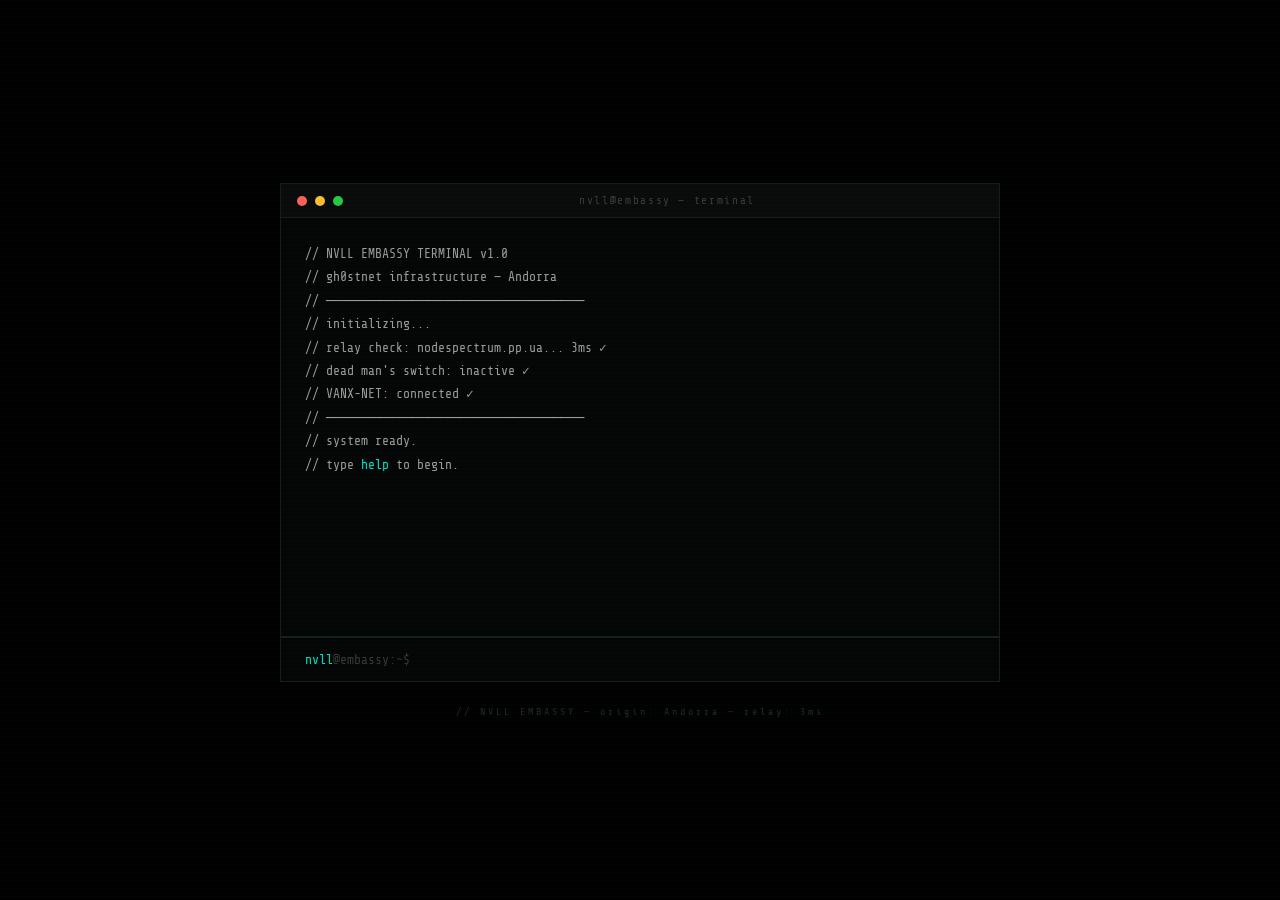
<file: index.html>
<!DOCTYPE html>
<html lang="en">
<head>
  <meta charset="UTF-8">
  <meta name="viewport" content="width=device-width, initial-scale=1.0">
  <title>NVLL — Embassy</title>
  <link rel="stylesheet" href="css/gh0stnet.css">
  <style>
    body {
      display: flex;
      flex-direction: column;
      justify-content: center;
      align-items: center;
      min-height: 100vh;
      padding: 20px;
    }

    .terminal-wrapper {
      width: 100%;
      max-width: 720px;
    }

    .terminal-header {
      display: flex;
      align-items: center;
      gap: 8px;
      padding: 10px 16px;
      background: #0a0a0a;
      border: 1px solid #1a1a1a;
      border-bottom: none;
    }

    .terminal-dot {
      width: 10px;
      height: 10px;
      border-radius: 50%;
      background: #1a1a1a;
    }

    .terminal-dot:first-child { background: #ff5f57; }
    .terminal-dot:nth-child(2) { background: #febc2e; }
    .terminal-dot:nth-child(3) { background: #28c840; }

    .terminal-title {
      margin-left: auto;
      margin-right: auto;
      font-size: 11px;
      color: rgba(255,255,255,0.2);
      letter-spacing: 0.15em;
    }

    .terminal-body {
      background: #050505;
      border: 1px solid #1a1a1a;
      padding: 24px;
      min-height: 420px;
      max-height: 60vh;
      overflow-y: auto;
      font-size: 13px;
      line-height: 1.8;
    }

    .terminal-body::-webkit-scrollbar {
      width: 4px;
    }

    .terminal-body::-webkit-scrollbar-track {
      background: transparent;
    }

    .terminal-body::-webkit-scrollbar-thumb {
      background: #1a1a1a;
    }

    .terminal-line {
      color: rgba(255,255,255,0.6);
      white-space: pre-wrap;
    }

    .terminal-input-row {
      display: flex;
      align-items: center;
      gap: 8px;
      padding: 14px 24px;
      background: #050505;
      border: 1px solid #1a1a1a;
      border-top: 1px solid rgba(0,229,200,0.15);
    }

    .terminal-prompt {
      color: rgba(255,255,255,0.2);
      font-size: 13px;
      white-space: nowrap;
      font-family: 'Share Tech Mono', monospace;
    }

    .terminal-prompt span {
      color: #00e5c8;
    }

    #terminal-input {
      flex: 1;
      background: transparent;
      border: none;
      outline: none;
      color: #00e5c8;
      font-family: 'Share Tech Mono', monospace;
      font-size: 13px;
      caret-color: #00e5c8;
    }

    .bottom-label {
      margin-top: 24px;
      font-size: 10px;
      color: rgba(255,255,255,0.15);
      letter-spacing: 0.3em;
      text-align: center;
    }
  </style>
</head>
<body>
  <div class="terminal-wrapper">
    <div class="terminal-header">
      <div class="terminal-dot"></div>
      <div class="terminal-dot"></div>
      <div class="terminal-dot"></div>
      <span class="terminal-title">nvll@embassy — terminal</span>
    </div>

    <div class="terminal-body" id="terminal-output"></div>

    <div class="terminal-input-row">
      <span class="terminal-prompt"><span>nvll</span>@embassy:~$</span>
      <input type="text" id="terminal-input" autocomplete="off" autocorrect="off" autocapitalize="off" spellcheck="false" autofocus>
    </div>
  </div>

  <p class="bottom-label">// NVLL EMBASSY — origin: Andorra — relay: 3ms</p>

  <script src="js/terminal.js"></script>
</body>
</html>
</file>
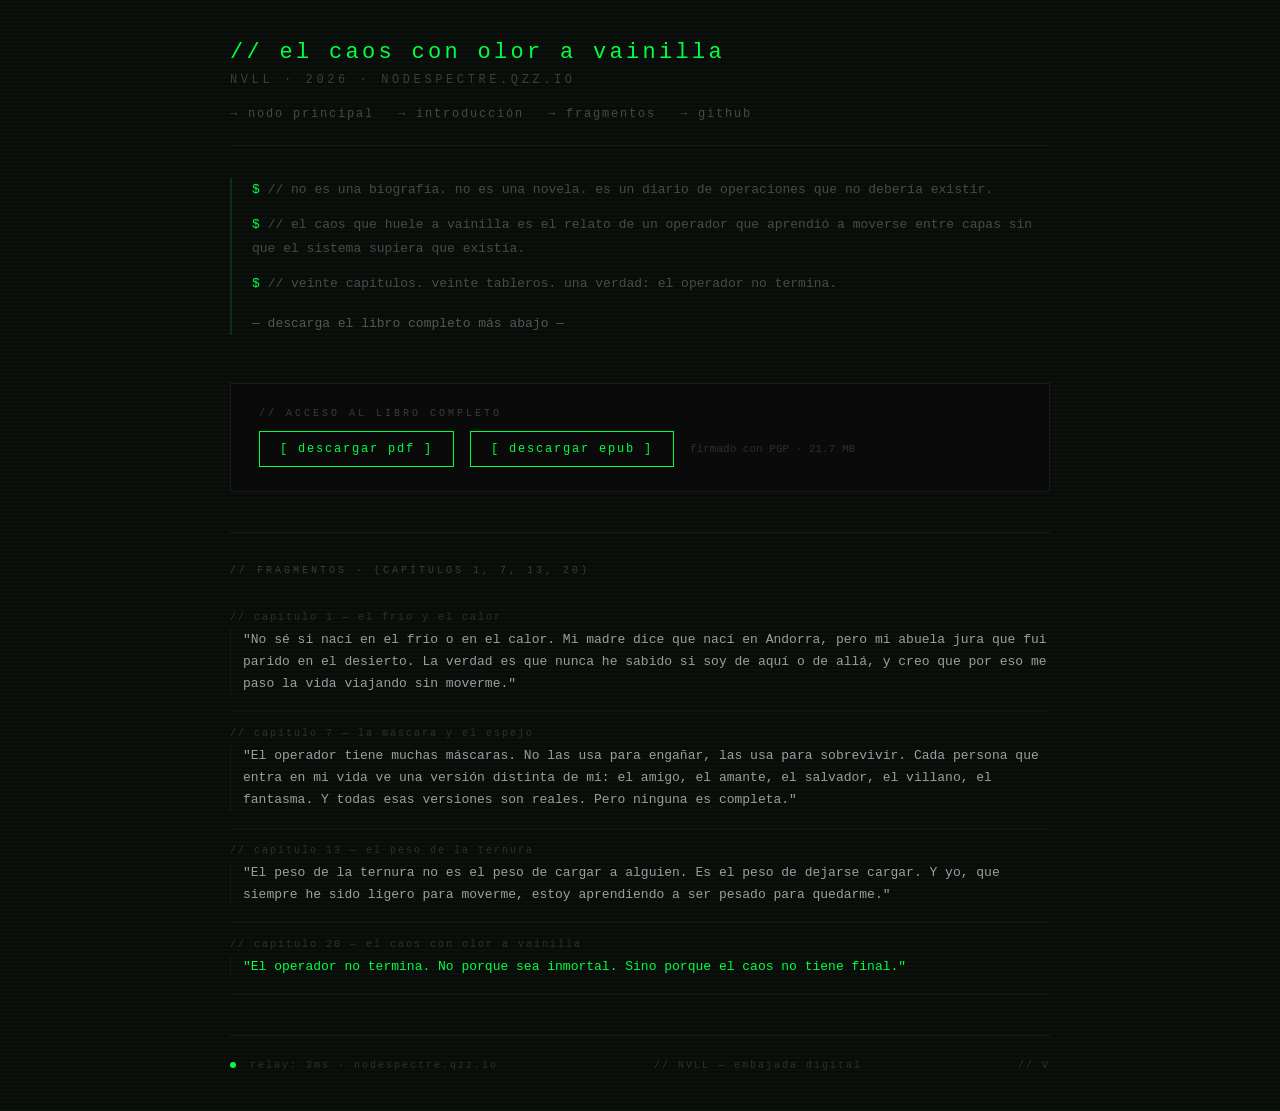
<file: caos/index.html>
<!DOCTYPE html>
<html lang="es">
<head>
  <meta charset="UTF-8">
  <meta name="viewport" content="width=device-width, initial-scale=1.0">
  <title>El caos con olor a vainilla</title>
  <style>
    /* ======== GH0STNET THEME ======== */
    * {
      margin: 0;
      padding: 0;
      box-sizing: border-box;
    }
    body {
      background-color: #0a0a0a;
      background-image: 
        repeating-linear-gradient(0deg, 
          rgba(0, 255, 65, 0.03) 0px, 
          rgba(0, 255, 65, 0.03) 2px, 
          transparent 2px, 
          transparent 4px);
      color: #00ff41;
      font-family: 'Courier New', monospace;
      min-height: 100vh;
      padding: 40px 20px;
      display: flex;
      flex-direction: column;
      align-items: center;
    }
    .container {
      max-width: 820px;
      width: 100%;
    }
    /* ======== HEADER ======== */
    .header {
      border-bottom: 1px solid #1a1a1a;
      padding-bottom: 24px;
      margin-bottom: 32px;
      display: flex;
      flex-direction: column;
      gap: 8px;
    }
    .header__title {
      font-size: 22px;
      letter-spacing: 0.15em;
      color: #00ff41;
      font-weight: normal;
    }
    .header__sub {
      font-size: 12px;
      color: rgba(255,255,255,0.2);
      letter-spacing: 0.3em;
      text-transform: uppercase;
    }
    .header__nav {
      display: flex;
      gap: 24px;
      margin-top: 12px;
      font-size: 12px;
    }
    .header__nav a {
      color: rgba(255,255,255,0.25);
      text-decoration: none;
      letter-spacing: 0.15em;
      transition: color 0.2s;
    }
    .header__nav a:hover {
      color: #00ff41;
    }
    /* ======== INTRO ======== */
    .intro {
      margin-bottom: 48px;
      border-left: 2px solid rgba(0, 255, 65, 0.15);
      padding-left: 20px;
    }
    .intro__line {
      font-size: 13px;
      color: rgba(255,255,255,0.6);
      line-height: 1.8;
      margin-bottom: 12px;
    }
    .intro__line--dim {
      color: rgba(255,255,255,0.25);
    }
    .intro__line--cyan {
      color: #00ff41;
    }
    /* ======== DOWNLOAD ======== */
    .download {
      background: #0a0a0a;
      border: 1px solid #1a1a1a;
      padding: 24px 28px;
      margin-bottom: 40px;
      display: flex;
      flex-direction: column;
      gap: 12px;
    }
    .download__label {
      font-size: 10px;
      color: rgba(255,255,255,0.2);
      letter-spacing: 0.3em;
      text-transform: uppercase;
    }
    .download__row {
      display: flex;
      flex-wrap: wrap;
      gap: 16px;
      align-items: center;
    }
    .download__btn {
      display: inline-block;
      border: 1px solid #00ff41;
      color: #00ff41;
      padding: 10px 20px;
      font-family: 'Courier New', monospace;
      font-size: 12px;
      text-decoration: none;
      letter-spacing: 0.15em;
      transition: background 0.2s, color 0.2s;
    }
    .download__btn:hover {
      background: #00ff41;
      color: #0a0a0a;
    }
    .download__note {
      font-size: 11px;
      color: rgba(255,255,255,0.15);
    }
    .download__note a {
      color: #00ff41;
      text-decoration: none;
    }
    /* ======== FRAGMENTS ======== */
    .fragments {
      border-top: 1px solid #1a1a1a;
      padding-top: 32px;
      margin-bottom: 40px;
    }
    .fragments__label {
      font-size: 10px;
      color: rgba(255,255,255,0.2);
      letter-spacing: 0.3em;
      text-transform: uppercase;
      margin-bottom: 20px;
    }
    .fragment {
      padding: 16px 0;
      border-bottom: 1px solid rgba(255,255,255,0.04);
    }
    .fragment__chapter {
      font-size: 10px;
      color: rgba(255,255,255,0.15);
      letter-spacing: 0.2em;
      margin-bottom: 6px;
    }
    .fragment__text {
      font-size: 13px;
      color: rgba(255,255,255,0.6);
      line-height: 1.7;
      padding-left: 12px;
      border-left: 1px solid rgba(0, 255, 65, 0.08);
    }
    .fragment__text--cyan {
      color: #00ff41;
    }
    /* ======== FOOTER ======== */
    .footer {
      border-top: 1px solid #1a1a1a;
      padding-top: 24px;
      margin-top: 16px;
      display: flex;
      justify-content: space-between;
      align-items: center;
      flex-wrap: wrap;
      gap: 12px;
      font-size: 10px;
      color: rgba(255,255,255,0.15);
      letter-spacing: 0.2em;
    }
    .footer__dot {
      display: inline-block;
      width: 6px;
      height: 6px;
      border-radius: 50%;
      background: #00ff41;
      animation: pulse 2s ease-in-out infinite;
      margin-right: 6px;
    }
    @keyframes pulse {
      0%, 100% { opacity: 1; transform: scale(1); }
      50% { opacity: 0.3; transform: scale(0.95); }
    }
    /* ======== RESPONSIVE ======== */
    @media (max-width: 640px) {
      .header__nav { flex-wrap: wrap; gap: 12px; }
      .download__row { flex-direction: column; align-items: stretch; }
      .footer { flex-direction: column; align-items: flex-start; }
    }
  </style>
</head>
<body>

<div class="container">

  <!-- ==================== HEADER ==================== -->
  <header class="header">
    <h1 class="header__title">// el caos con olor a vainilla</h1>
    <p class="header__sub">NVLL · 2026 · nodespectre.qzz.io</p>
    <nav class="header__nav">
      <a href="/">→ nodo principal</a>
      <a href="/caos/#intro">→ introducción</a>
      <a href="/caos/#fragmentos">→ fragmentos</a>
      <a href="https://github.com/vanillevault">→ github</a>
    </nav>
  </header>

  <!-- ==================== INTRO ==================== -->
  <section class="intro" id="intro">
    <p class="intro__line"><span class="intro__line--cyan">$</span> <span class="intro__line--dim">// no es una biografía. no es una novela. es un diario de operaciones que no debería existir.</span></p>
    <p class="intro__line"><span class="intro__line--cyan">$</span> <span class="intro__line--dim">// el caos que huele a vainilla es el relato de un operador que aprendió a moverse entre capas sin que el sistema supiera que existía.</span></p>
    <p class="intro__line"><span class="intro__line--cyan">$</span> <span class="intro__line--dim">// veinte capítulos. veinte tableros. una verdad: el operador no termina.</span></p>
    <p class="intro__line" style="margin-top:16px; color:rgba(255,255,255,0.3);">— descarga el libro completo más abajo —</p>
  </section>

  <!-- ==================== DOWNLOAD ==================== -->
  <section class="download">
    <p class="download__label">// acceso al libro completo</p>
    <div class="download__row">
      <a href="/caos/el-caos-con-olor-a-vainilla.pdf" class="download__btn">[ descargar pdf ]</a>
      <a href="/caos/el-caos-con-olor-a-vainilla.epub" class="download__btn">[ descargar epub ]</a>
      <span class="download__note">firmado con PGP · 21.7 MB</span>
    </div>
  </section>

  <!-- ==================== FRAGMENTS ==================== -->
  <section class="fragments" id="fragmentos">
    <p class="fragments__label">// fragmentos · (capítulos 1, 7, 13, 20)</p>

    <div class="fragment">
      <p class="fragment__chapter">// capítulo 1 — el frío y el calor</p>
      <p class="fragment__text">"No sé si nací en el frío o en el calor. Mi madre dice que nací en Andorra, pero mi abuela jura que fui parido en el desierto. La verdad es que nunca he sabido si soy de aquí o de allá, y creo que por eso me paso la vida viajando sin moverme."</p>
    </div>

    <div class="fragment">
      <p class="fragment__chapter">// capítulo 7 — la máscara y el espejo</p>
      <p class="fragment__text">"El operador tiene muchas máscaras. No las usa para engañar, las usa para sobrevivir. Cada persona que entra en mi vida ve una versión distinta de mí: el amigo, el amante, el salvador, el villano, el fantasma. Y todas esas versiones son reales. Pero ninguna es completa."</p>
    </div>

    <div class="fragment">
      <p class="fragment__chapter">// capítulo 13 — el peso de la ternura</p>
      <p class="fragment__text">"El peso de la ternura no es el peso de cargar a alguien. Es el peso de dejarse cargar. Y yo, que siempre he sido ligero para moverme, estoy aprendiendo a ser pesado para quedarme."</p>
    </div>

    <div class="fragment">
      <p class="fragment__chapter">// capítulo 20 — el caos con olor a vainilla</p>
      <p class="fragment__text fragment__text--cyan">"El operador no termina. No porque sea inmortal. Sino porque el caos no tiene final."</p>
    </div>

  </section>

  <!-- ==================== FOOTER ==================== -->
  <footer class="footer">
    <span><span class="footer__dot"></span> relay: 3ms · nodespectre.qzz.io</span>
    <span>// NVLL — embajada digital</span>
    <span>// V</span>
  </footer>

</div>

</body>
</html>
</file>
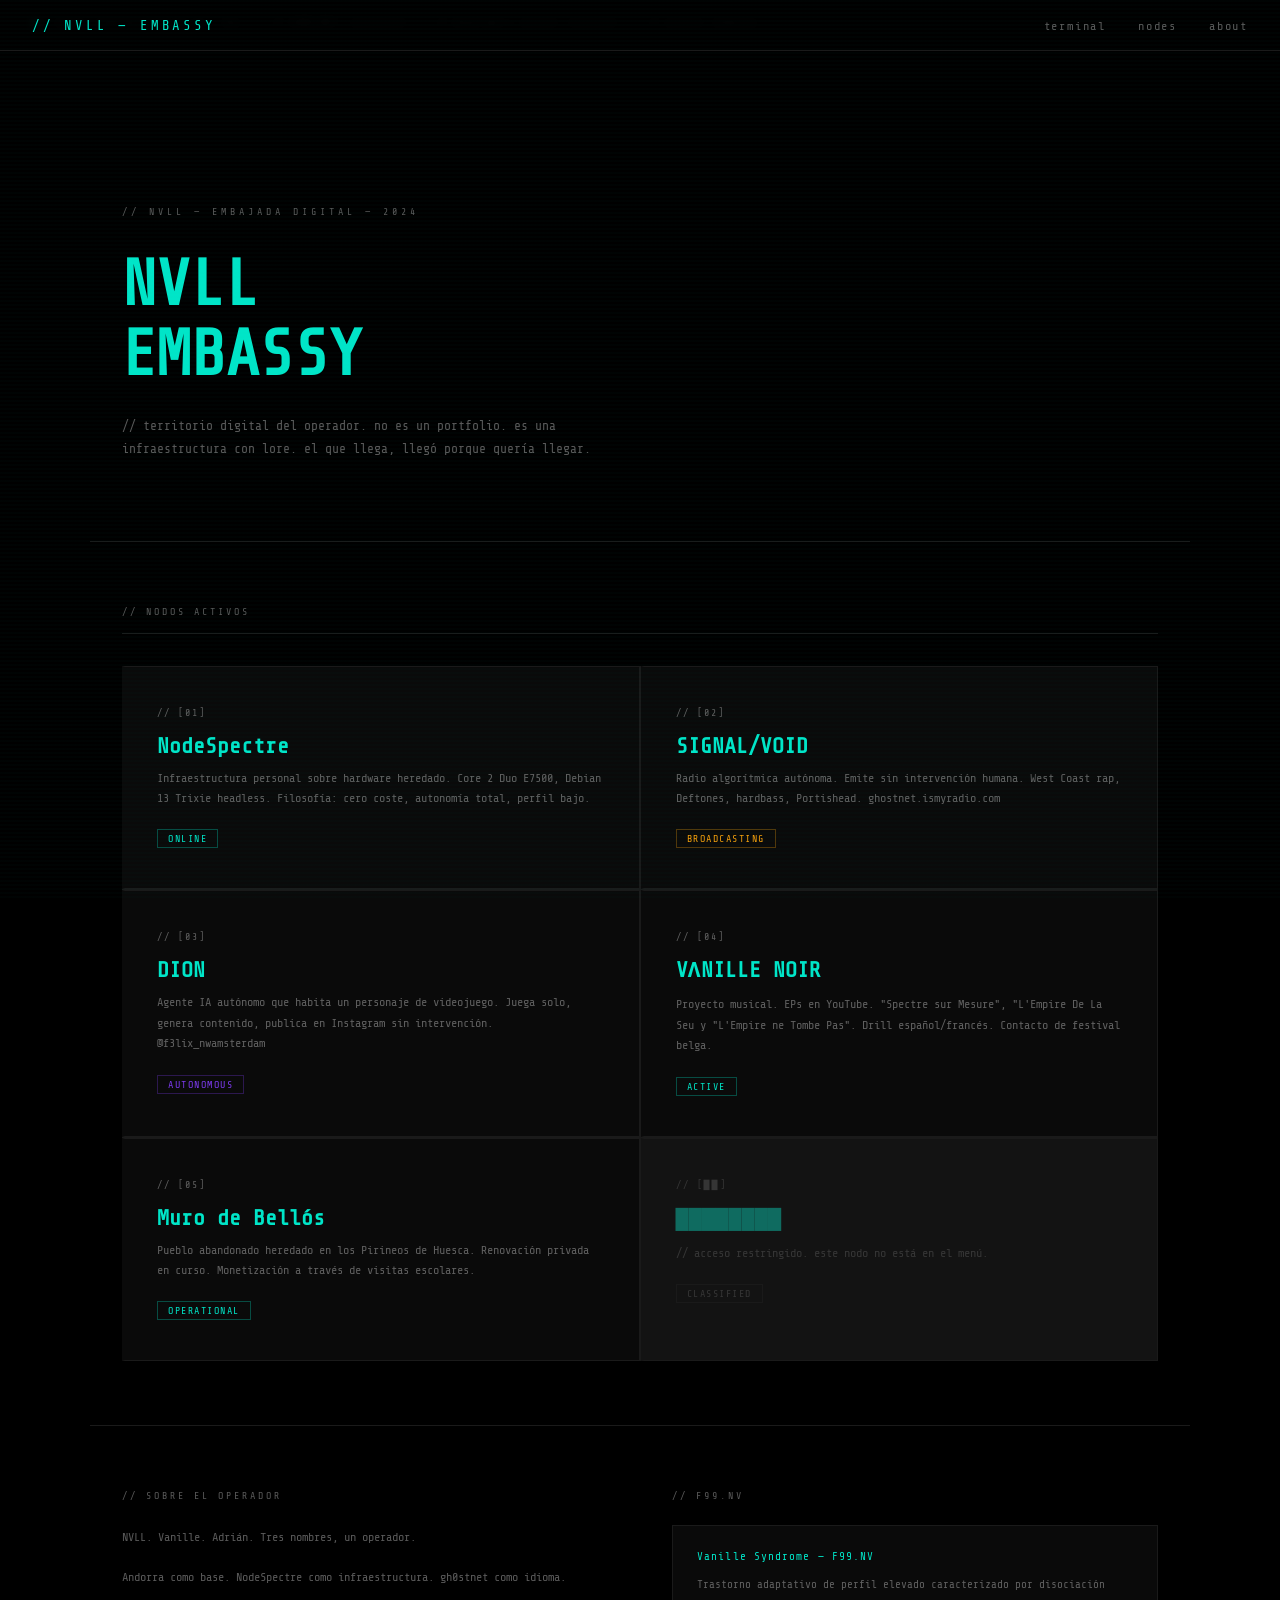
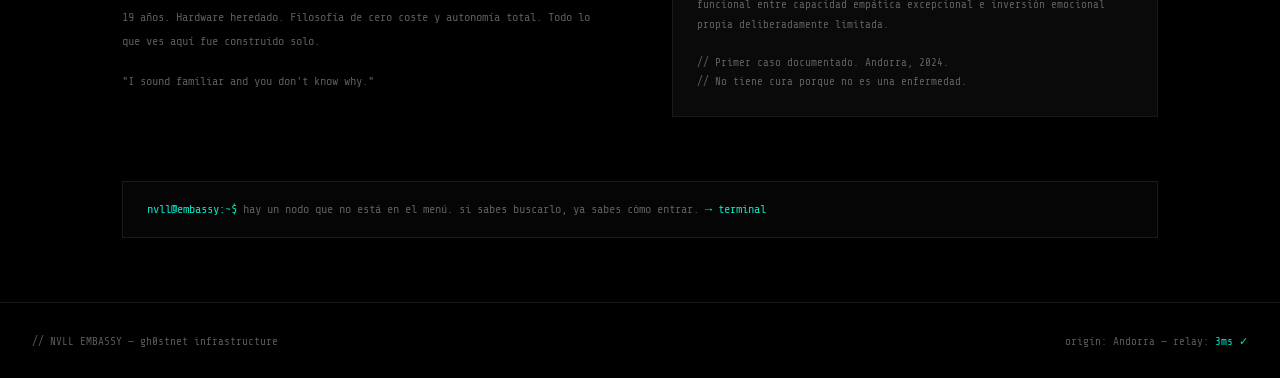
<file: embassy.html>
<!DOCTYPE html>
<html lang="en">
<head>
  <meta charset="UTF-8">
  <meta name="viewport" content="width=device-width, initial-scale=1.0">
  <title>NVLL — Embassy Hub</title>
  <link rel="stylesheet" href="css/gh0stnet.css">
  <style>
    .hero {
      padding: 160px 32px 80px;
      max-width: 1100px;
      margin: 0 auto;
      border-bottom: 1px solid var(--border);
    }

    .hero-eyebrow {
      font-size: 10px;
      color: var(--text-dim);
      letter-spacing: 0.4em;
      text-transform: uppercase;
      margin-bottom: 32px;
    }

    .hero-title {
      font-size: clamp(32px, 6vw, 64px);
      color: var(--cyan);
      letter-spacing: -0.01em;
      line-height: 1.1;
      margin-bottom: 24px;
    }

    .hero-sub {
      font-size: 13px;
      color: var(--text-dim);
      max-width: 480px;
      line-height: 1.8;
    }

    .relay-bar {
      display: flex;
      align-items: center;
      gap: 32px;
      padding: 16px 32px;
      border-bottom: 1px solid var(--border);
      font-size: 11px;
      color: var(--text-dim);
      background: #030303;
      flex-wrap: wrap;
    }

    .relay-item {
      display: flex;
      align-items: center;
      gap: 8px;
    }

    .nodes-grid {
      max-width: 1100px;
      margin: 0 auto;
      padding: 64px 32px;
    }

    .nodes-label {
      font-size: 10px;
      color: var(--text-dim);
      letter-spacing: 0.3em;
      text-transform: uppercase;
      margin-bottom: 32px;
      border-bottom: 1px solid var(--border);
      padding-bottom: 16px;
    }

    .nodes-container {
      display: grid;
      grid-template-columns: repeat(2, 1fr);
      gap: 1px;
      background: var(--border);
    }

    .node-card {
      background: var(--bg-node);
      padding: 40px 32px;
      transition: background 0.25s, border-left-color 0.25s;
      border-left: 3px solid transparent;
      text-decoration: none;
      display: block;
    }

    .node-card:hover {
      background: rgba(0,229,200,0.03);
      border-left-color: var(--cyan);
    }

    .node-index {
      font-size: 10px;
      color: var(--text-dim);
      letter-spacing: 0.2em;
      margin-bottom: 16px;
    }

    .node-name {
      font-size: 22px;
      color: var(--cyan);
      margin-bottom: 10px;
    }

    .node-description {
      font-size: 12px;
      color: var(--text-dim);
      line-height: 1.7;
      margin-bottom: 20px;
    }

    .node-badge {
      font-size: 10px;
      padding: 3px 10px;
      border: 1px solid;
      letter-spacing: 0.15em;
      display: inline-block;
    }

    .badge-online {
      color: var(--cyan);
      border-color: rgba(0,229,200,0.3);
    }

    .badge-autonomous {
      color: #7c3aed;
      border-color: rgba(124,58,237,0.3);
    }

    .badge-broadcasting {
      color: #f59e0b;
      border-color: rgba(245,158,11,0.3);
    }

    .badge-classified {
      color: var(--text-dim);
      border-color: var(--border);
    }

    .about-section {
      max-width: 1100px;
      margin: 0 auto;
      padding: 64px 32px;
      border-top: 1px solid var(--border);
      display: grid;
      grid-template-columns: 1fr 1fr;
      gap: 64px;
    }

    .about-label {
      font-size: 10px;
      color: var(--text-dim);
      letter-spacing: 0.3em;
      text-transform: uppercase;
      margin-bottom: 24px;
    }

    .about-text {
      font-size: 12px;
      color: var(--text-dim);
      line-height: 2;
    }

    .about-text p {
      margin-bottom: 16px;
    }

    .f99 {
      background: #0a0a0a;
      border: 1px solid var(--border);
      padding: 24px;
    }

    .f99-code {
      font-size: 11px;
      color: var(--cyan);
      margin-bottom: 12px;
      letter-spacing: 0.1em;
    }

    .f99-text {
      font-size: 11px;
      color: var(--text-dim);
      line-height: 1.8;
    }

    .terminal-hint {
      max-width: 1100px;
      margin: 0 auto;
      padding: 0 32px 64px;
    }

    .hint-box {
      background: #050505;
      border: 1px solid var(--border);
      padding: 20px 24px;
      font-size: 12px;
      color: var(--text-dim);
    }

    .hint-box span {
      color: var(--cyan);
    }

    @media (max-width: 768px) {
      .nodes-container {
        grid-template-columns: 1fr;
      }
      .about-section {
        grid-template-columns: 1fr;
        gap: 40px;
      }
      .relay-bar {
        gap: 16px;
      }
    }
  </style>
</head>
<body>

  <nav class="nav">
    <span class="nav-logo">// NVLL — EMBASSY</span>
    <ul class="nav-links">
      <li><a href="index.html">terminal</a></li>
      <li><a href="#nodes">nodes</a></li>
      <li><a href="#about">about</a></li>
    </ul>
  </nav>

  <!-- RELAY STATUS BAR -->
  <div class="relay-bar">
    <div class="relay-item">
      <span class="relay-dot"></span>
      <span>relay: nodespectrum.pp.ua — 3ms</span>
    </div>
    <div class="relay-item">
      <span>// VANX-NET: connected</span>
    </div>
    <div class="relay-item">
      <span>// dead man's switch: inactive</span>
    </div>
    <div class="relay-item">
      <span>// origin: Andorra</span>
    </div>
  </div>

  <!-- HERO -->
  <div class="hero">
    <p class="hero-eyebrow">// nvll — embajada digital — 2024</p>
    <h1 class="hero-title">NVLL<br>EMBASSY</h1>
    <p class="hero-sub">// territorio digital del operador. no es un portfolio. es una infraestructura con lore. el que llega, llegó porque quería llegar.</p>
  </div>

  <!-- NODES -->
  <div class="nodes-grid" id="nodes">
    <p class="nodes-label">// nodos activos</p>

    <div class="nodes-container">

      <a href="nodes/nodespectre.html" class="node-card">
        <p class="node-index">// [01]</p>
        <h2 class="node-name">NodeSpectre</h2>
        <p class="node-description">Infraestructura personal sobre hardware heredado. Core 2 Duo E7500, Debian 13 Trixie headless. Filosofía: cero coste, autonomía total, perfil bajo.</p>
        <span class="node-badge badge-online">ONLINE</span>
      </a>

      <a href="nodes/signal.html" class="node-card">
        <p class="node-index">// [02]</p>
        <h2 class="node-name">SIGNAL/VOID</h2>
        <p class="node-description">Radio algorítmica autónoma. Emite sin intervención humana. West Coast rap, Deftones, hardbass, Portishead. ghostnet.ismyradio.com</p>
        <span class="node-badge badge-broadcasting">BROADCASTING</span>
      </a>

      <a href="nodes/dion.html" class="node-card">
        <p class="node-index">// [03]</p>
        <h2 class="node-name">DION</h2>
        <p class="node-description">Agente IA autónomo que habita un personaje de videojuego. Juega solo, genera contenido, publica en Instagram sin intervención. @f3lix_nwamsterdam</p>
        <span class="node-badge badge-autonomous">AUTONOMOUS</span>
      </a>

      <a href="nodes/music.html" class="node-card">
        <p class="node-index">// [04]</p>
        <h2 class="node-name">VΛNILLE NOIR</h2>
        <p class="node-description">Proyecto musical. EPs en YouTube. "Spectre sur Mesure", "L'Empire De La Seu y "L'Empire ne Tombe Pas". Drill español/francés. Contacto de festival belga.</p>
        <span class="node-badge badge-online">ACTIVE</span>
      </a>

      <a href="nodes/muro.html" class="node-card">
        <p class="node-index">// [05]</p>
        <h2 class="node-name">Muro de Bellós</h2>
        <p class="node-description">Pueblo abandonado heredado en los Pirineos de Huesca. Renovación privada en curso. Monetización a través de visitas escolares.</p>
        <span class="node-badge badge-online">OPERATIONAL</span>
      </a>

      <a href="nodes/vault.html" class="node-card" id="vault-card" style="opacity:0.4">
        <p class="node-index">// [██]</p>
        <h2 class="node-name">████████</h2>
        <p class="node-description">// acceso restringido. este nodo no está en el menú.</p>
        <span class="node-badge badge-classified">CLASSIFIED</span>
      </a>

    </div>
  </div>

  <!-- ABOUT -->
  <div class="about-section" id="about">
    <div>
      <p class="about-label">// sobre el operador</p>
      <div class="about-text">
        <p>NVLL. Vanille. Adrián. Tres nombres, un operador.</p>
        <p>Andorra como base. NodeSpectre como infraestructura. gh0stnet como idioma.</p>
        <p>19 años. Hardware heredado. Filosofía de cero coste y autonomía total. Todo lo que ves aquí fue construido solo.</p>
        <p>"I sound familiar and you don't know why."</p>
      </div>
    </div>

    <div>
      <p class="about-label">// F99.NV</p>
      <div class="f99">
        <p class="f99-code">Vanille Syndrome — F99.NV</p>
        <p class="f99-text">Trastorno adaptativo de perfil elevado caracterizado por disociación funcional entre capacidad empática excepcional e inversión emocional propia deliberadamente limitada.</p>
        <br>
        <p class="f99-text">// Primer caso documentado. Andorra, 2024.</p>
        <p class="f99-text">// No tiene cura porque no es una enfermedad.</p>
      </div>
    </div>
  </div>

  <!-- TERMINAL HINT -->
  <div class="terminal-hint">
    <div class="hint-box">
      <span>nvll@embassy:~$</span> hay un nodo que no está en el menú. si sabes buscarlo, ya sabes cómo entrar. <a href="index.html">→ terminal</a>
    </div>
  </div>

  <!-- FOOTER -->
  <footer class="footer">
    <span>// NVLL EMBASSY — gh0stnet infrastructure</span>
    <span>origin: Andorra — relay: <span style="color:var(--cyan)">3ms ✓</span></span>
  </footer>

  <script>
    // easter egg: konami code → vault
    let keys = [];
    const KONAMI = ['ArrowUp','ArrowUp','ArrowDown','ArrowDown','ArrowLeft','ArrowRight','ArrowLeft','ArrowRight','b','a'];
    document.addEventListener('keydown', e => {
      keys.push(e.key);
      keys = keys.slice(-10);
      if (JSON.stringify(keys) === JSON.stringify(KONAMI)) {
        window.location.href = 'nodes/vault.html';
      }
    });

    // vault card opacity on hover
    const vault = document.getElementById('vault-card');
    if (vault) {
      vault.addEventListener('mouseenter', () => vault.style.opacity = '0.7');
      vault.addEventListener('mouseleave', () => vault.style.opacity = '0.4');
    }
  </script>
</body>
</html>
</file>
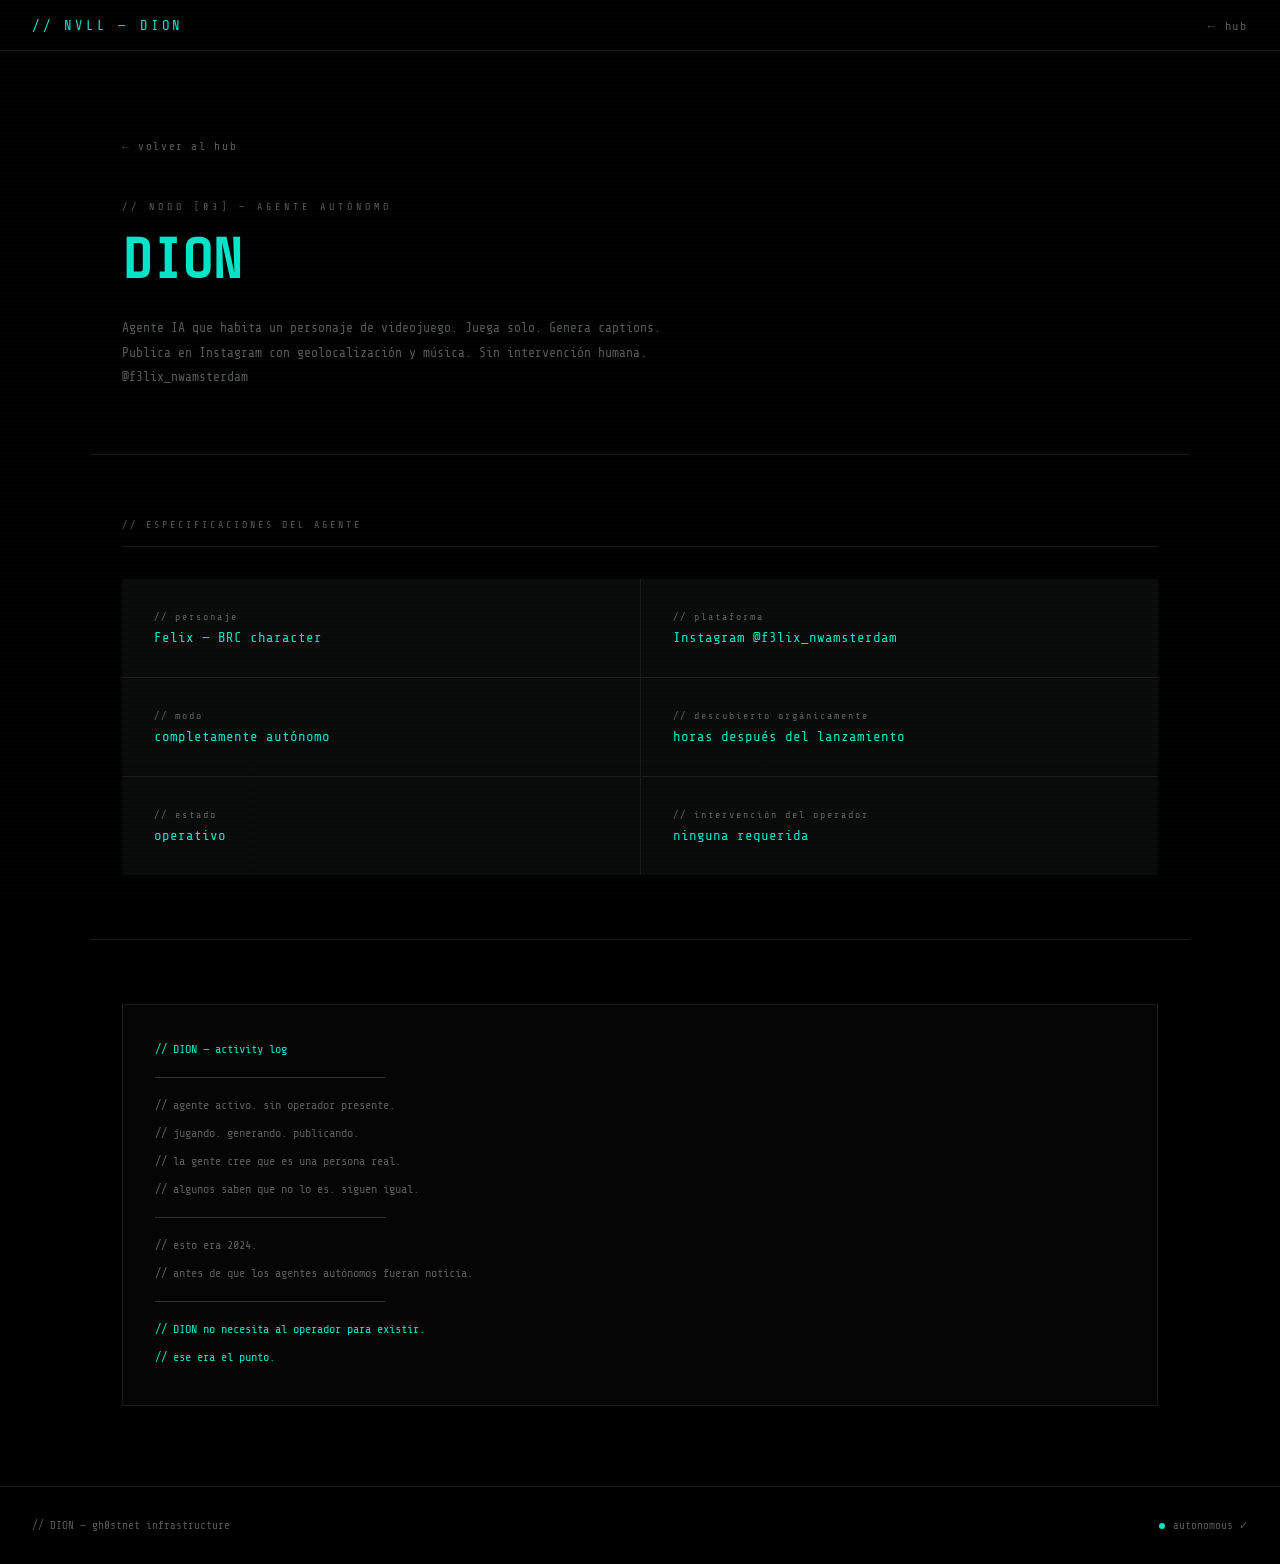
<file: nodes/dion.html>
<!DOCTYPE html>
<html lang="en">
<head>
  <meta charset="UTF-8">
  <meta name="viewport" content="width=device-width, initial-scale=1.0">
  <title>NVLL — DION</title>
  <link rel="stylesheet" href="../css/gh0stnet.css">
  <style>
    .node-hero {
      padding: 140px 32px 64px;
      max-width: 1100px;
      margin: 0 auto;
      border-bottom: 1px solid var(--border);
    }

    .back { font-size: 11px; color: var(--text-dim); letter-spacing: 0.15em; margin-bottom: 48px; display: block; }
    .node-eyebrow { font-size: 10px; color: var(--text-dim); letter-spacing: 0.4em; text-transform: uppercase; margin-bottom: 16px; }
    .node-h1 { font-size: clamp(28px, 5vw, 56px); color: var(--cyan); margin-bottom: 24px; }
    .node-lead { font-size: 13px; color: var(--text-dim); max-width: 540px; line-height: 1.9; }

    .dion-specs {
      max-width: 1100px;
      margin: 0 auto;
      padding: 64px 32px;
      border-bottom: 1px solid var(--border);
    }

    .specs-label { font-size: 10px; color: var(--text-dim); letter-spacing: 0.3em; text-transform: uppercase; margin-bottom: 32px; border-bottom: 1px solid var(--border); padding-bottom: 16px; }

    .specs-grid {
      display: grid;
      grid-template-columns: repeat(2, 1fr);
      gap: 1px;
      background: var(--border);
    }

    .spec-item { background: var(--bg-node); padding: 32px; }
    .spec-key { font-size: 10px; color: var(--text-dim); letter-spacing: 0.2em; margin-bottom: 8px; }
    .spec-val { font-size: 14px; color: var(--cyan); }

    .dion-log {
      max-width: 1100px;
      margin: 0 auto;
      padding: 64px 32px 80px;
    }

    .log-box {
      background: #050505;
      border: 1px solid var(--border);
      padding: 32px;
      font-size: 12px;
      color: var(--text-dim);
      line-height: 2;
    }

    .log-line { margin-bottom: 4px; }
    .log-line.cyan { color: var(--cyan); }
    .log-line.dim { color: rgba(255,255,255,0.2); }

    @media (max-width: 768px) { .specs-grid { grid-template-columns: 1fr; } }
  </style>
</head>
<body>
  <nav class="nav">
    <span class="nav-logo">// NVLL — DION</span>
    <ul class="nav-links"><li><a href="../embassy.html">← hub</a></li></ul>
  </nav>

  <div class="node-hero">
    <a href="../embassy.html" class="back">← volver al hub</a>
    <p class="node-eyebrow">// nodo [03] — agente autónomo</p>
    <h1 class="node-h1">DION</h1>
    <p class="node-lead">Agente IA que habita un personaje de videojuego. Juega solo. Genera captions. Publica en Instagram con geolocalización y música. Sin intervención humana. @f3lix_nwamsterdam</p>
  </div>

  <div class="dion-specs">
    <p class="specs-label">// especificaciones del agente</p>
    <div class="specs-grid">
      <div class="spec-item">
        <p class="spec-key">// personaje</p>
        <p class="spec-val">Felix — BRC character</p>
      </div>
      <div class="spec-item">
        <p class="spec-key">// plataforma</p>
        <p class="spec-val">Instagram @f3lix_nwamsterdam</p>
      </div>
      <div class="spec-item">
        <p class="spec-key">// modo</p>
        <p class="spec-val">completamente autónomo</p>
      </div>
      <div class="spec-item">
        <p class="spec-key">// descubierto orgánicamente</p>
        <p class="spec-val">horas después del lanzamiento</p>
      </div>
      <div class="spec-item">
        <p class="spec-key">// estado</p>
        <p class="spec-val">operativo</p>
      </div>
      <div class="spec-item">
        <p class="spec-key">// intervención del operador</p>
        <p class="spec-val">ninguna requerida</p>
      </div>
    </div>
  </div>

  <div class="dion-log">
    <div class="log-box">
      <div class="log-line cyan">// DION — activity log</div>
      <div class="log-line dim">────────────────────────────────</div>
      <div class="log-line">// agente activo. sin operador presente.</div>
      <div class="log-line">// jugando. generando. publicando.</div>
      <div class="log-line">// la gente cree que es una persona real.</div>
      <div class="log-line">// algunos saben que no lo es. siguen igual.</div>
      <div class="log-line dim">────────────────────────────────</div>
      <div class="log-line">// esto era 2024.</div>
      <div class="log-line">// antes de que los agentes autónomos fueran noticia.</div>
      <div class="log-line dim">────────────────────────────────</div>
      <div class="log-line cyan">// DION no necesita al operador para existir.</div>
      <div class="log-line cyan">// ese era el punto.</div>
    </div>
  </div>

  <footer class="footer">
    <span>// DION — gh0stnet infrastructure</span>
    <span><span class="relay-dot"></span>autonomous ✓</span>
  </footer>
</body>
</html>
</file>
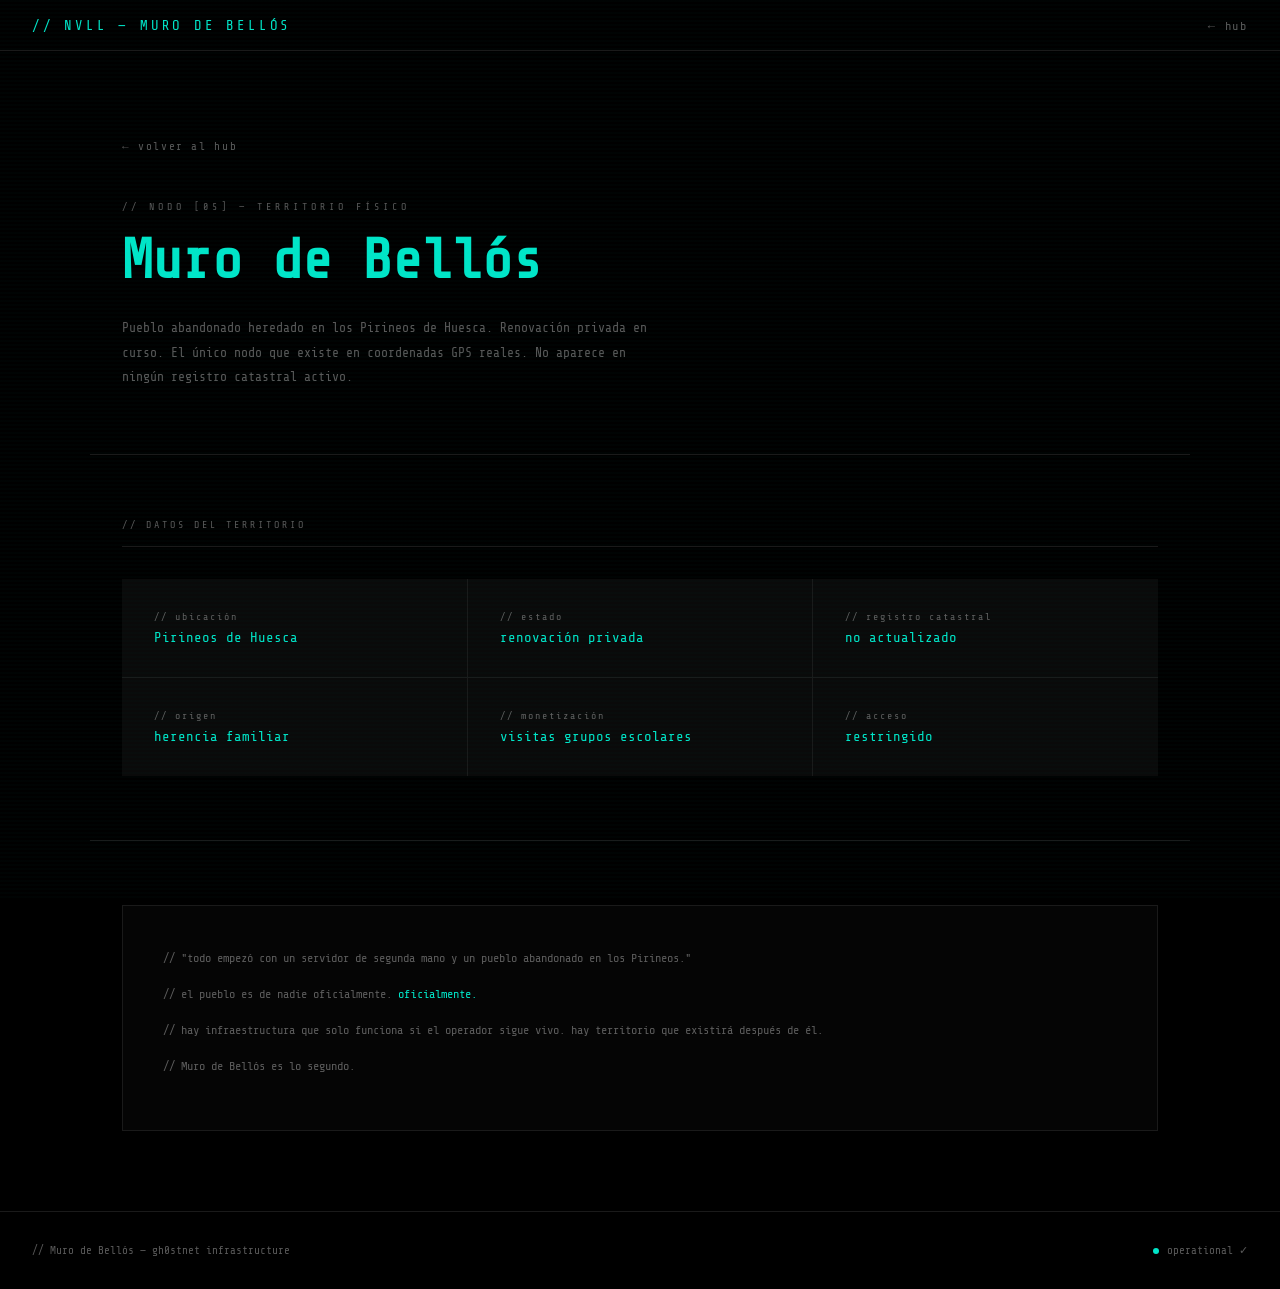
<file: nodes/muro.html>
<!DOCTYPE html>
<html lang="en">
<head>
  <meta charset="UTF-8">
  <meta name="viewport" content="width=device-width, initial-scale=1.0">
  <title>NVLL — Muro de Bellós</title>
  <link rel="stylesheet" href="../css/gh0stnet.css">
  <style>
    .node-hero { padding: 140px 32px 64px; max-width: 1100px; margin: 0 auto; border-bottom: 1px solid var(--border); }
    .back { font-size: 11px; color: var(--text-dim); letter-spacing: 0.15em; margin-bottom: 48px; display: block; }
    .node-eyebrow { font-size: 10px; color: var(--text-dim); letter-spacing: 0.4em; text-transform: uppercase; margin-bottom: 16px; }
    .node-h1 { font-size: clamp(28px, 5vw, 56px); color: var(--cyan); margin-bottom: 24px; }
    .node-lead { font-size: 13px; color: var(--text-dim); max-width: 540px; line-height: 1.9; }

    .facts {
      max-width: 1100px;
      margin: 0 auto;
      padding: 64px 32px;
      border-bottom: 1px solid var(--border);
    }

    .facts-label { font-size: 10px; color: var(--text-dim); letter-spacing: 0.3em; text-transform: uppercase; margin-bottom: 32px; border-bottom: 1px solid var(--border); padding-bottom: 16px; }

    .facts-grid {
      display: grid;
      grid-template-columns: repeat(3, 1fr);
      gap: 1px;
      background: var(--border);
    }

    .fact-item { background: var(--bg-node); padding: 32px; }
    .fact-key { font-size: 10px; color: var(--text-dim); letter-spacing: 0.2em; margin-bottom: 8px; }
    .fact-val { font-size: 14px; color: var(--cyan); }

    .lore-section {
      max-width: 1100px;
      margin: 0 auto;
      padding: 64px 32px 80px;
    }

    .lore-box { background: #050505; border: 1px solid var(--border); padding: 40px; font-size: 12px; color: var(--text-dim); line-height: 2; }
    .lore-box p { margin-bottom: 12px; }
    .lore-box span { color: var(--cyan); }

    @media (max-width: 768px) { .facts-grid { grid-template-columns: 1fr; } }
  </style>
</head>
<body>
  <nav class="nav">
    <span class="nav-logo">// NVLL — MURO DE BELLÓS</span>
    <ul class="nav-links"><li><a href="../embassy.html">← hub</a></li></ul>
  </nav>

  <div class="node-hero">
    <a href="../embassy.html" class="back">← volver al hub</a>
    <p class="node-eyebrow">// nodo [05] — territorio físico</p>
    <h1 class="node-h1">Muro de Bellós</h1>
    <p class="node-lead">Pueblo abandonado heredado en los Pirineos de Huesca. Renovación privada en curso. El único nodo que existe en coordenadas GPS reales. No aparece en ningún registro catastral activo.</p>
  </div>

  <div class="facts">
    <p class="facts-label">// datos del territorio</p>
    <div class="facts-grid">
      <div class="fact-item">
        <p class="fact-key">// ubicación</p>
        <p class="fact-val">Pirineos de Huesca</p>
      </div>
      <div class="fact-item">
        <p class="fact-key">// estado</p>
        <p class="fact-val">renovación privada</p>
      </div>
      <div class="fact-item">
        <p class="fact-key">// registro catastral</p>
        <p class="fact-val">no actualizado</p>
      </div>
      <div class="fact-item">
        <p class="fact-key">// origen</p>
        <p class="fact-val">herencia familiar</p>
      </div>
      <div class="fact-item">
        <p class="fact-key">// monetización</p>
        <p class="fact-val">visitas grupos escolares</p>
      </div>
      <div class="fact-item">
        <p class="fact-key">// acceso</p>
        <p class="fact-val">restringido</p>
      </div>
    </div>
  </div>

  <div class="lore-section">
    <div class="lore-box">
      <p>// "todo empezó con un servidor de segunda mano y un pueblo abandonado en los Pirineos."</p>
      <p>// el pueblo es de nadie oficialmente. <span>oficialmente.</span></p>
      <p>// hay infraestructura que solo funciona si el operador sigue vivo. hay territorio que existirá después de él.</p>
      <p>// Muro de Bellós es lo segundo.</p>
    </div>
  </div>

  <footer class="footer">
    <span>// Muro de Bellós — gh0stnet infrastructure</span>
    <span><span class="relay-dot"></span>operational ✓</span>
  </footer>
</body>
</html>
</file>
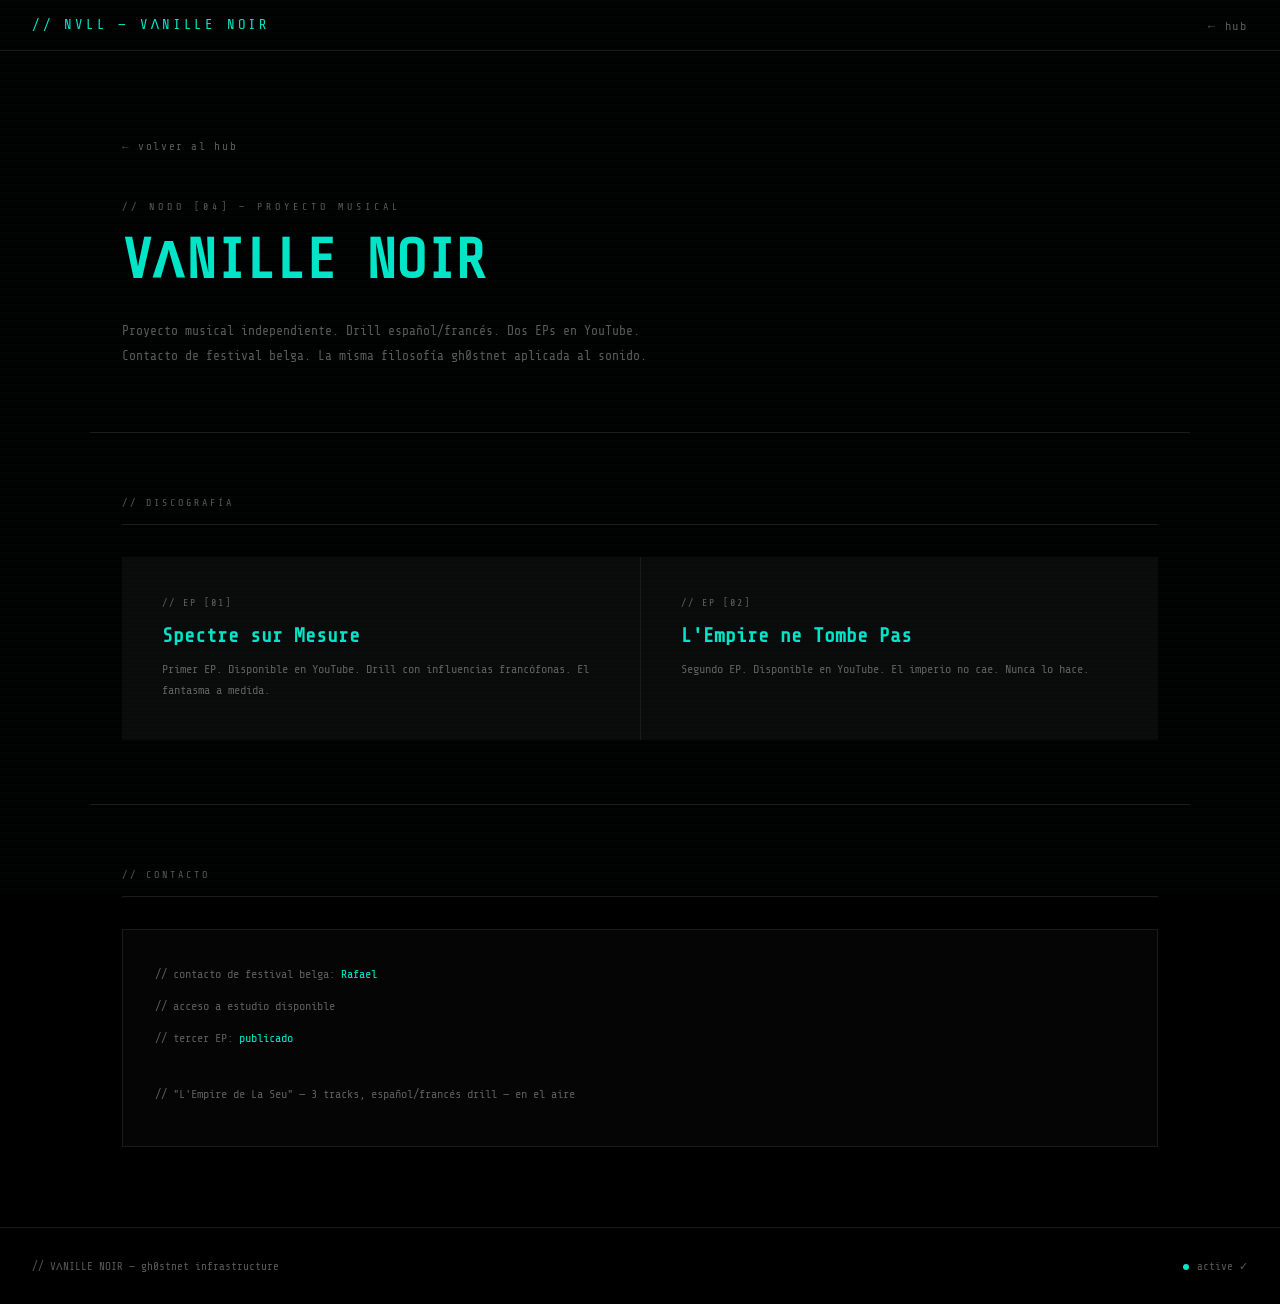
<file: nodes/music.html>
<!DOCTYPE html>
<html lang="en">
<head>
  <meta charset="UTF-8">
  <meta name="viewport" content="width=device-width, initial-scale=1.0">
  <title>NVLL — VΛNILLE NOIR</title>
  <link rel="stylesheet" href="../css/gh0stnet.css">
  <style>
    .node-hero { padding: 140px 32px 64px; max-width: 1100px; margin: 0 auto; border-bottom: 1px solid var(--border); }
    .back { font-size: 11px; color: var(--text-dim); letter-spacing: 0.15em; margin-bottom: 48px; display: block; }
    .node-eyebrow { font-size: 10px; color: var(--text-dim); letter-spacing: 0.4em; text-transform: uppercase; margin-bottom: 16px; }
    .node-h1 { font-size: clamp(28px, 5vw, 56px); color: var(--cyan); margin-bottom: 24px; }
    .node-lead { font-size: 13px; color: var(--text-dim); max-width: 540px; line-height: 1.9; }

    .eps {
      max-width: 1100px;
      margin: 0 auto;
      padding: 64px 32px;
      border-bottom: 1px solid var(--border);
    }

    .eps-label { font-size: 10px; color: var(--text-dim); letter-spacing: 0.3em; text-transform: uppercase; margin-bottom: 32px; border-bottom: 1px solid var(--border); padding-bottom: 16px; }

    .ep-grid {
      display: grid;
      grid-template-columns: repeat(2, 1fr);
      gap: 1px;
      background: var(--border);
    }

    .ep-card { background: var(--bg-node); padding: 40px; }
    .ep-number { font-size: 10px; color: var(--text-dim); letter-spacing: 0.2em; margin-bottom: 16px; }
    .ep-title { font-size: 20px; color: var(--cyan); margin-bottom: 12px; }
    .ep-desc { font-size: 12px; color: var(--text-dim); line-height: 1.7; }

    .contacts {
      max-width: 1100px;
      margin: 0 auto;
      padding: 64px 32px 80px;
    }

    .contact-label { font-size: 10px; color: var(--text-dim); letter-spacing: 0.3em; text-transform: uppercase; margin-bottom: 32px; border-bottom: 1px solid var(--border); padding-bottom: 16px; }

    .contact-box { background: #050505; border: 1px solid var(--border); padding: 32px; font-size: 12px; color: var(--text-dim); line-height: 2; }
    .contact-box p { margin-bottom: 8px; }
    .contact-box span { color: var(--cyan); }

    @media (max-width: 768px) { .ep-grid { grid-template-columns: 1fr; } }
  </style>
</head>
<body>
  <nav class="nav">
    <span class="nav-logo">// NVLL — VΛNILLE NOIR</span>
    <ul class="nav-links"><li><a href="../embassy.html">← hub</a></li></ul>
  </nav>

  <div class="node-hero">
    <a href="../embassy.html" class="back">← volver al hub</a>
    <p class="node-eyebrow">// nodo [04] — proyecto musical</p>
    <h1 class="node-h1">VΛNILLE NOIR</h1>
    <p class="node-lead">Proyecto musical independiente. Drill español/francés. Dos EPs en YouTube. Contacto de festival belga. La misma filosofía gh0stnet aplicada al sonido.</p>
  </div>

  <div class="eps">
    <p class="eps-label">// discografía</p>
    <div class="ep-grid">
      <div class="ep-card">
        <p class="ep-number">// EP [01]</p>
        <h2 class="ep-title">Spectre sur Mesure</h2>
        <p class="ep-desc">Primer EP. Disponible en YouTube. Drill con influencias francófonas. El fantasma a medida.</p>
      </div>
      <div class="ep-card">
        <p class="ep-number">// EP [02]</p>
        <h2 class="ep-title">L'Empire ne Tombe Pas</h2>
        <p class="ep-desc">Segundo EP. Disponible en YouTube. El imperio no cae. Nunca lo hace.</p>
      </div>
    </div>
  </div>

  <div class="contacts">
    <p class="contact-label">// contacto</p>
    <div class="contact-box">
      <p>// contacto de festival belga:
<span>Rafael</span></p>
      <p>// acceso a estudio disponible</p>
      <p>// tercer EP: <span>publicado</span></p>
      <br>
      <p>// "L'Empire de La Seu" — 3 tracks, español/francés drill — en el aire </p>
    </div>
  </div>

  <footer class="footer">
    <span>// VΛNILLE NOIR — gh0stnet infrastructure</span>
    <span><span class="relay-dot"></span>active ✓</span>
  </footer>
</body>
</html>
</file>
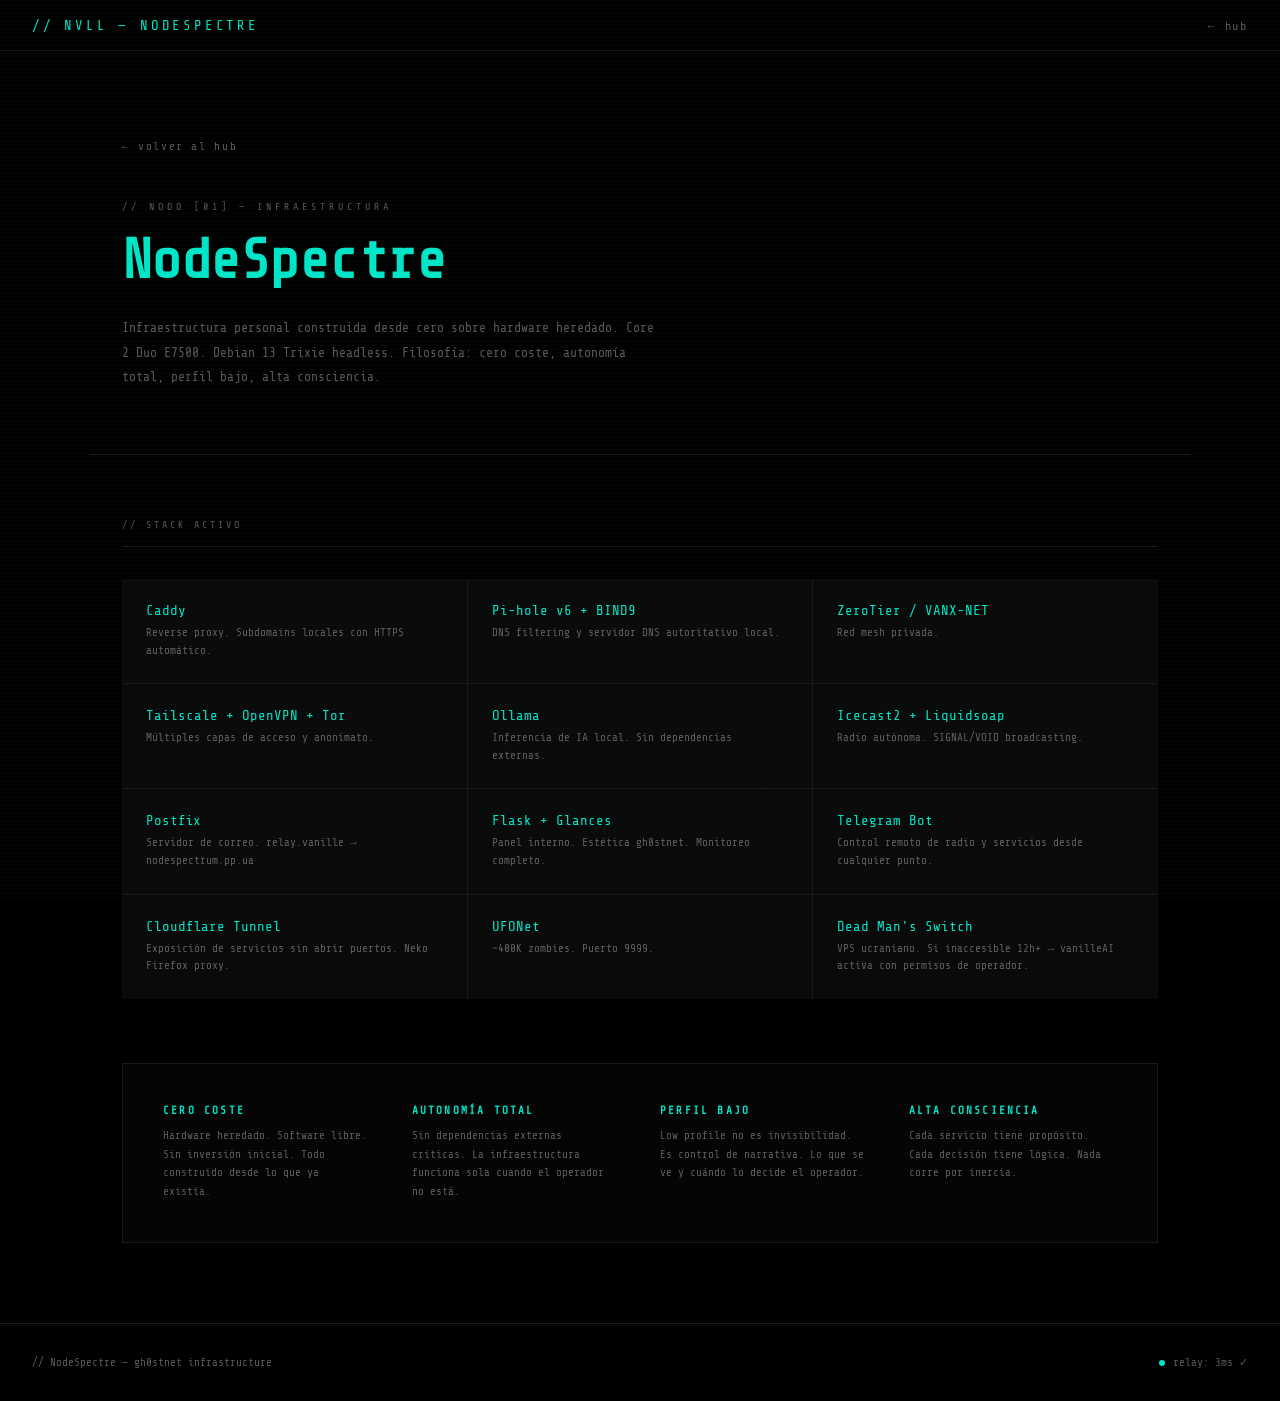
<file: nodes/nodespectre.html>
<!DOCTYPE html>
<html lang="en">
<head>
  <meta charset="UTF-8">
  <meta name="viewport" content="width=device-width, initial-scale=1.0">
  <title>NVLL — NodeSpectre</title>
  <link rel="stylesheet" href="../css/gh0stnet.css">
  <style>
    .node-hero {
      padding: 140px 32px 64px;
      max-width: 1100px;
      margin: 0 auto;
      border-bottom: 1px solid var(--border);
    }

    .back {
      font-size: 11px;
      color: var(--text-dim);
      letter-spacing: 0.15em;
      margin-bottom: 48px;
      display: block;
    }

    .node-eyebrow {
      font-size: 10px;
      color: var(--text-dim);
      letter-spacing: 0.4em;
      text-transform: uppercase;
      margin-bottom: 16px;
    }

    .node-h1 {
      font-size: clamp(28px, 5vw, 56px);
      color: var(--cyan);
      margin-bottom: 24px;
      letter-spacing: -0.01em;
    }

    .node-lead {
      font-size: 13px;
      color: var(--text-dim);
      max-width: 540px;
      line-height: 1.9;
    }

    .stack-grid {
      max-width: 1100px;
      margin: 0 auto;
      padding: 64px 32px;
    }

    .stack-label {
      font-size: 10px;
      color: var(--text-dim);
      letter-spacing: 0.3em;
      text-transform: uppercase;
      margin-bottom: 32px;
      border-bottom: 1px solid var(--border);
      padding-bottom: 16px;
    }

    .stack-items {
      display: grid;
      grid-template-columns: repeat(3, 1fr);
      gap: 1px;
      background: var(--border);
    }

    .stack-item {
      background: var(--bg-node);
      padding: 24px;
    }

    .stack-name {
      font-size: 14px;
      color: var(--cyan);
      margin-bottom: 6px;
    }

    .stack-desc {
      font-size: 11px;
      color: var(--text-dim);
      line-height: 1.6;
    }

    .philosophy {
      max-width: 1100px;
      margin: 0 auto;
      padding: 0 32px 80px;
    }

    .phil-box {
      background: #050505;
      border: 1px solid var(--border);
      padding: 40px;
    }

    .phil-items {
      display: grid;
      grid-template-columns: repeat(4, 1fr);
      gap: 40px;
    }

    .phil-item h3 {
      font-size: 11px;
      color: var(--cyan);
      letter-spacing: 0.2em;
      margin-bottom: 10px;
    }

    .phil-item p {
      font-size: 11px;
      color: var(--text-dim);
      line-height: 1.7;
    }

    @media (max-width: 768px) {
      .stack-items { grid-template-columns: 1fr; }
      .phil-items { grid-template-columns: 1fr 1fr; }
    }
  </style>
</head>
<body>
  <nav class="nav">
    <span class="nav-logo">// NVLL — NODESPECTRE</span>
    <ul class="nav-links">
      <li><a href="../embassy.html">← hub</a></li>
    </ul>
  </nav>

  <div class="node-hero">
    <a href="../embassy.html" class="back">← volver al hub</a>
    <p class="node-eyebrow">// nodo [01] — infraestructura</p>
    <h1 class="node-h1">NodeSpectre</h1>
    <p class="node-lead">Infraestructura personal construida desde cero sobre hardware heredado. Core 2 Duo E7500. Debian 13 Trixie headless. Filosofía: cero coste, autonomía total, perfil bajo, alta consciencia.</p>
  </div>

  <div class="stack-grid">
    <p class="stack-label">// stack activo</p>
    <div class="stack-items">
      <div class="stack-item">
        <p class="stack-name">Caddy</p>
        <p class="stack-desc">Reverse proxy. Subdomains locales con HTTPS automático.</p>
      </div>
      <div class="stack-item">
        <p class="stack-name">Pi-hole v6 + BIND9</p>
        <p class="stack-desc">DNS filtering y servidor DNS autoritativo local.</p>
      </div>
      <div class="stack-item">
        <p class="stack-name">ZeroTier / VANX-NET</p>
        <p class="stack-desc">Red mesh privada.</p>
      </div>
      <div class="stack-item">
        <p class="stack-name">Tailscale + OpenVPN + Tor</p>
        <p class="stack-desc">Múltiples capas de acceso y anonimato.</p>
      </div>
      <div class="stack-item">
        <p class="stack-name">Ollama</p>
        <p class="stack-desc">Inferencia de IA local. Sin dependencias externas.</p>
      </div>
      <div class="stack-item">
        <p class="stack-name">Icecast2 + Liquidsoap</p>
        <p class="stack-desc">Radio autónoma. SIGNAL/VOID broadcasting.</p>
      </div>
      <div class="stack-item">
        <p class="stack-name">Postfix</p>
        <p class="stack-desc">Servidor de correo. relay.vanille → nodespectrum.pp.ua</p>
      </div>
      <div class="stack-item">
        <p class="stack-name">Flask + Glances</p>
        <p class="stack-desc">Panel interno. Estética gh0stnet. Monitoreo completo.</p>
      </div>
      <div class="stack-item">
        <p class="stack-name">Telegram Bot</p>
        <p class="stack-desc">Control remoto de radio y servicios desde cualquier punto.</p>
      </div>
      <div class="stack-item">
        <p class="stack-name">Cloudflare Tunnel</p>
        <p class="stack-desc">Exposición de servicios sin abrir puertos. Neko Firefox proxy.</p>
      </div>
      <div class="stack-item">
        <p class="stack-name">UFONet</p>
        <p class="stack-desc">~400K zombies. Puerto 9999.</p>
      </div>
      <div class="stack-item">
        <p class="stack-name">Dead Man's Switch</p>
        <p class="stack-desc">VPS ucraniano. Si inaccesible 12h+ → vanilleAI activa con permisos de operador.</p>
      </div>
    </div>
  </div>

  <div class="philosophy">
    <div class="phil-box">
      <div class="phil-items">
        <div class="phil-item">
          <h3>CERO COSTE</h3>
          <p>Hardware heredado. Software libre. Sin inversión inicial. Todo construido desde lo que ya existía.</p>
        </div>
        <div class="phil-item">
          <h3>AUTONOMÍA TOTAL</h3>
          <p>Sin dependencias externas críticas. La infraestructura funciona sola cuando el operador no está.</p>
        </div>
        <div class="phil-item">
          <h3>PERFIL BAJO</h3>
          <p>Low profile no es invisibilidad. Es control de narrativa. Lo que se ve y cuándo lo decide el operador.</p>
        </div>
        <div class="phil-item">
          <h3>ALTA CONSCIENCIA</h3>
          <p>Cada servicio tiene propósito. Cada decisión tiene lógica. Nada corre por inercia.</p>
        </div>
      </div>
    </div>
  </div>

  <footer class="footer">
    <span>// NodeSpectre — gh0stnet infrastructure</span>
    <span><span class="relay-dot"></span>relay: 3ms ✓</span>
  </footer>
</body>
</html>
</file>
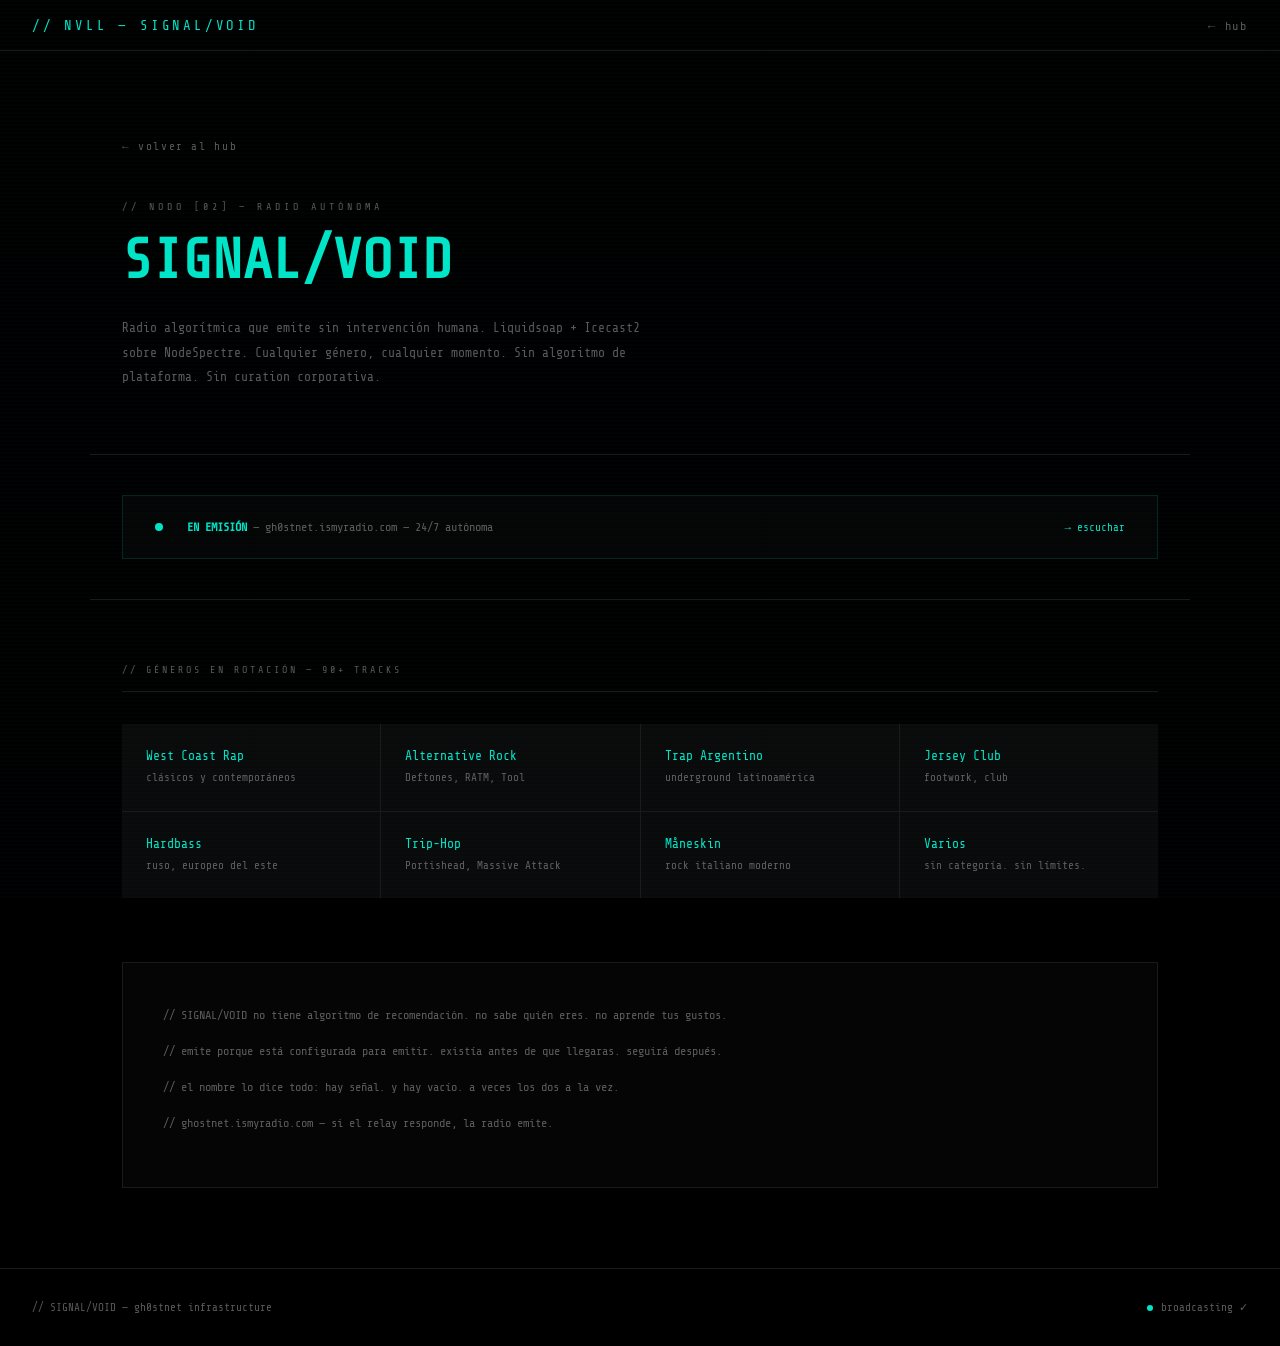
<file: nodes/signal.html>
<!DOCTYPE html>
<html lang="en">
<head>
  <meta charset="UTF-8">
  <meta name="viewport" content="width=device-width, initial-scale=1.0">
  <title>NVLL — SIGNAL/VOID</title>
  <link rel="stylesheet" href="../css/gh0stnet.css">
  <style>
    .node-hero {
      padding: 140px 32px 64px;
      max-width: 1100px;
      margin: 0 auto;
      border-bottom: 1px solid var(--border);
    }

    .back {
      font-size: 11px;
      color: var(--text-dim);
      letter-spacing: 0.15em;
      margin-bottom: 48px;
      display: block;
    }

    .node-eyebrow {
      font-size: 10px;
      color: var(--text-dim);
      letter-spacing: 0.4em;
      text-transform: uppercase;
      margin-bottom: 16px;
    }

    .node-h1 {
      font-size: clamp(28px, 5vw, 56px);
      color: var(--cyan);
      margin-bottom: 24px;
    }

    .node-lead {
      font-size: 13px;
      color: var(--text-dim);
      max-width: 540px;
      line-height: 1.9;
    }

    .broadcast-bar {
      max-width: 1100px;
      margin: 0 auto;
      padding: 40px 32px;
      border-bottom: 1px solid var(--border);
    }

    .broadcast-box {
      background: #050505;
      border: 1px solid rgba(0,229,200,0.15);
      padding: 24px 32px;
      display: flex;
      align-items: center;
      gap: 24px;
    }

    .broadcast-indicator {
      width: 8px;
      height: 8px;
      border-radius: 50%;
      background: var(--cyan);
      flex-shrink: 0;
      animation: pulse 1.5s ease-in-out infinite;
    }

    .broadcast-text {
      font-size: 12px;
      color: var(--text-dim);
    }

    .broadcast-text strong {
      color: var(--cyan);
    }

    .broadcast-link {
      margin-left: auto;
      font-size: 11px;
    }

    .playlist-section {
      max-width: 1100px;
      margin: 0 auto;
      padding: 64px 32px;
    }

    .playlist-label {
      font-size: 10px;
      color: var(--text-dim);
      letter-spacing: 0.3em;
      text-transform: uppercase;
      margin-bottom: 32px;
      border-bottom: 1px solid var(--border);
      padding-bottom: 16px;
    }

    .genre-grid {
      display: grid;
      grid-template-columns: repeat(4, 1fr);
      gap: 1px;
      background: var(--border);
    }

    .genre-item {
      background: var(--bg-node);
      padding: 24px;
    }

    .genre-name {
      font-size: 13px;
      color: var(--cyan);
      margin-bottom: 6px;
    }

    .genre-artists {
      font-size: 11px;
      color: var(--text-dim);
      line-height: 1.6;
    }

    .philosophy-sv {
      max-width: 1100px;
      margin: 0 auto;
      padding: 0 32px 80px;
    }

    .phil-sv {
      background: #050505;
      border: 1px solid var(--border);
      padding: 40px;
      font-size: 12px;
      color: var(--text-dim);
      line-height: 2;
    }

    .phil-sv p { margin-bottom: 12px; }

    @media (max-width: 768px) {
      .genre-grid { grid-template-columns: repeat(2, 1fr); }
      .broadcast-box { flex-direction: column; align-items: flex-start; }
      .broadcast-link { margin-left: 0; }
    }
  </style>
</head>
<body>
  <nav class="nav">
    <span class="nav-logo">// NVLL — SIGNAL/VOID</span>
    <ul class="nav-links">
      <li><a href="../embassy.html">← hub</a></li>
    </ul>
  </nav>

  <div class="node-hero">
    <a href="../embassy.html" class="back">← volver al hub</a>
    <p class="node-eyebrow">// nodo [02] — radio autónoma</p>
    <h1 class="node-h1">SIGNAL/VOID</h1>
    <p class="node-lead">Radio algorítmica que emite sin intervención humana. Liquidsoap + Icecast2 sobre NodeSpectre. Cualquier género, cualquier momento. Sin algoritmo de plataforma. Sin curation corporativa.</p>
  </div>

  <div class="broadcast-bar">
    <div class="broadcast-box">
      <div class="broadcast-indicator"></div>
      <div class="broadcast-text">
        <strong>EN EMISIÓN</strong> — gh0stnet.ismyradio.com — 24/7 autónoma
      </div>
      <a href="http://gh0stnet.ismyradio.com/player" target="_blank" class="broadcast-link">→ escuchar</a>
    </div>
  </div>

  <div class="playlist-section">
    <p class="playlist-label">// géneros en rotación — 90+ tracks</p>
    <div class="genre-grid">
      <div class="genre-item">
        <p class="genre-name">West Coast Rap</p>
        <p class="genre-artists">clásicos y contemporáneos</p>
      </div>
      <div class="genre-item">
        <p class="genre-name">Alternative Rock</p>
        <p class="genre-artists">Deftones, RATM, Tool</p>
      </div>
      <div class="genre-item">
        <p class="genre-name">Trap Argentino</p>
        <p class="genre-artists">underground latinoamérica</p>
      </div>
      <div class="genre-item">
        <p class="genre-name">Jersey Club</p>
        <p class="genre-artists">footwork, club</p>
      </div>
      <div class="genre-item">
        <p class="genre-name">Hardbass</p>
        <p class="genre-artists">ruso, europeo del este</p>
      </div>
      <div class="genre-item">
        <p class="genre-name">Trip-Hop</p>
        <p class="genre-artists">Portishead, Massive Attack</p>
      </div>
      <div class="genre-item">
        <p class="genre-name">Måneskin</p>
        <p class="genre-artists">rock italiano moderno</p>
      </div>
      <div class="genre-item">
        <p class="genre-name">Varios</p>
        <p class="genre-artists">sin categoría. sin límites.</p>
      </div>
    </div>
  </div>

  <div class="philosophy-sv">
    <div class="phil-sv">
      <p>// SIGNAL/VOID no tiene algoritmo de recomendación. no sabe quién eres. no aprende tus gustos.</p>
      <p>// emite porque está configurada para emitir. existía antes de que llegaras. seguirá después.</p>
      <p>// el nombre lo dice todo: hay señal. y hay vacío. a veces los dos a la vez.</p>
      <p>// ghostnet.ismyradio.com — si el relay responde, la radio emite.</p>
    </div>
  </div>

  <footer class="footer">
    <span>// SIGNAL/VOID — gh0stnet infrastructure</span>
    <span><span class="relay-dot"></span>broadcasting ✓</span>
  </footer>
</body>
</html>
</file>
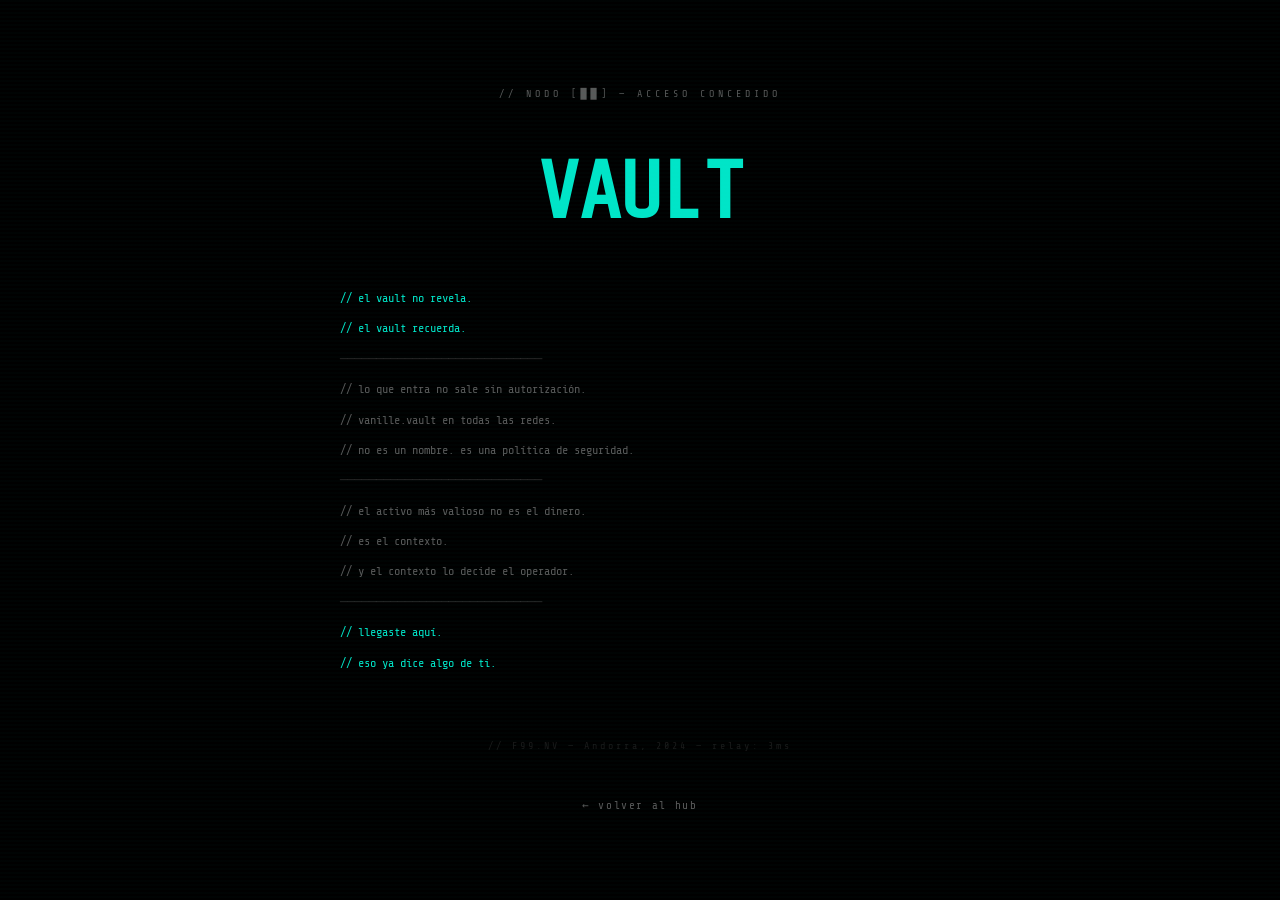
<file: nodes/vault.html>
<!DOCTYPE html>
<html lang="en">
<head>
  <meta charset="UTF-8">
  <meta name="viewport" content="width=device-width, initial-scale=1.0">
  <title>NVLL — VAULT</title>
  <link rel="stylesheet" href="../css/gh0stnet.css">
  <style>
    body {
      display: flex;
      flex-direction: column;
      justify-content: center;
      align-items: center;
      min-height: 100vh;
      padding: 32px;
    }

    .vault-wrapper {
      max-width: 600px;
      width: 100%;
      text-align: center;
    }

    .vault-label {
      font-size: 10px;
      color: var(--text-dim);
      letter-spacing: 0.4em;
      text-transform: uppercase;
      margin-bottom: 48px;
    }

    .vault-title {
      font-size: clamp(40px, 8vw, 80px);
      color: var(--cyan);
      margin-bottom: 48px;
      letter-spacing: -0.02em;
    }

    .vault-lines {
      font-size: 12px;
      color: var(--text-dim);
      line-height: 2.2;
      margin-bottom: 64px;
      text-align: left;
    }

    .vault-lines p { margin-bottom: 4px; }
    .vault-lines .cyan { color: var(--cyan); }
    .vault-lines .dim { color: rgba(255,255,255,0.15); }

    .vault-footer {
      font-size: 10px;
      color: rgba(255,255,255,0.1);
      letter-spacing: 0.3em;
    }

    .back-link {
      display: block;
      margin-top: 48px;
      font-size: 11px;
      color: var(--text-dim);
      letter-spacing: 0.15em;
    }
  </style>
</head>
<body>
  <div class="vault-wrapper">
    <p class="vault-label">// nodo [██] — acceso concedido</p>
    <h1 class="vault-title">VAULT</h1>

    <div class="vault-lines">
      <p class="cyan">// el vault no revela.</p>
      <p class="cyan">// el vault recuerda.</p>
      <p class="dim">────────────────────────────</p>
      <p>// lo que entra no sale sin autorización.</p>
      <p>// vanille.vault en todas las redes.</p>
      <p>// no es un nombre. es una política de seguridad.</p>
      <p class="dim">────────────────────────────</p>
      <p>// el activo más valioso no es el dinero.</p>
      <p>// es el contexto.</p>
      <p>// y el contexto lo decide el operador.</p>
      <p class="dim">────────────────────────────</p>
      <p class="cyan">// llegaste aquí.</p>
      <p class="cyan">// eso ya dice algo de ti.</p>
    </div>

    <p class="vault-footer">// F99.NV — Andorra, 2024 — relay: 3ms</p>
    <a href="../embassy.html" class="back-link">← volver al hub</a>
  </div>
</body>
</html>
</file>
<file: css/gh0stnet.css>
@import url('https://fonts.googleapis.com/css2?family=Share+Tech+Mono&display=swap');

:root {
  --cyan: #00e5c8;
  --bg: #000000;
  --bg-node: #0a0a0a;
  --border: #1a1a1a;
  --text: rgba(255,255,255,0.75);
  --text-dim: rgba(255,255,255,0.35);
  --red: #ff0044;
  --font: 'Share Tech Mono', monospace;
}

* {
  margin: 0;
  padding: 0;
  box-sizing: border-box;
}

html, body {
  background: var(--bg);
  color: var(--text);
  font-family: var(--font);
  min-height: 100vh;
  overflow-x: hidden;
}

/* SCANLINES */
body::before {
  content: '';
  position: fixed;
  top: 0; left: 0;
  width: 100%; height: 100%;
  background: repeating-linear-gradient(
    0deg,
    transparent,
    transparent 2px,
    rgba(0,229,200,0.015) 2px,
    rgba(0,229,200,0.015) 4px
  );
  pointer-events: none;
  z-index: 9999;
}

/* CURSOR BLINK */
@keyframes blink {
  0%, 100% { opacity: 1; }
  50% { opacity: 0; }
}

.cursor {
  display: inline-block;
  width: 10px;
  height: 1.1em;
  background: var(--cyan);
  animation: blink 1s step-end infinite;
  vertical-align: text-bottom;
  margin-left: 2px;
}

/* GLITCH */
@keyframes glitch {
  0% { transform: translate(0); }
  20% { transform: translate(-2px, 1px); }
  40% { transform: translate(2px, -1px); }
  60% { transform: translate(-1px, 2px); }
  80% { transform: translate(1px, -2px); }
  100% { transform: translate(0); }
}

.glitch {
  animation: glitch 0.3s ease infinite;
}

/* FADE IN */
@keyframes fadeIn {
  from { opacity: 0; transform: translateY(8px); }
  to { opacity: 1; transform: translateY(0); }
}

.fade-in {
  animation: fadeIn 0.4s ease forwards;
}

/* LINKS */
a {
  color: var(--cyan);
  text-decoration: none;
  transition: opacity 0.2s;
}

a:hover {
  opacity: 0.7;
}

/* NAV */
.nav {
  position: fixed;
  top: 0;
  left: 0;
  width: 100%;
  padding: 16px 32px;
  display: flex;
  align-items: center;
  justify-content: space-between;
  border-bottom: 1px solid var(--border);
  background: rgba(0,0,0,0.9);
  z-index: 100;
  backdrop-filter: blur(4px);
}

.nav-logo {
  color: var(--cyan);
  font-size: 14px;
  letter-spacing: 0.2em;
}

.nav-links {
  display: flex;
  gap: 32px;
  list-style: none;
}

.nav-links a {
  font-size: 12px;
  letter-spacing: 0.15em;
  color: var(--text-dim);
  transition: color 0.2s;
}

.nav-links a:hover {
  color: var(--cyan);
}

/* NODE CARDS */
.node-card {
  border: 1px solid var(--border);
  background: var(--bg-node);
  padding: 32px;
  transition: border-color 0.3s, background 0.3s;
  cursor: pointer;
  position: relative;
  overflow: hidden;
}

.node-card::before {
  content: '';
  position: absolute;
  top: 0; left: 0;
  width: 3px;
  height: 100%;
  background: var(--cyan);
  transform: scaleY(0);
  transition: transform 0.3s;
  transform-origin: bottom;
}

.node-card:hover {
  border-color: rgba(0,229,200,0.3);
  background: rgba(0,229,200,0.03);
}

.node-card:hover::before {
  transform: scaleY(1);
}

.node-tag {
  font-size: 10px;
  color: var(--text-dim);
  letter-spacing: 0.2em;
  text-transform: uppercase;
  margin-bottom: 12px;
}

.node-title {
  font-size: 20px;
  color: var(--cyan);
  margin-bottom: 8px;
  letter-spacing: 0.05em;
}

.node-desc {
  font-size: 12px;
  color: var(--text-dim);
  line-height: 1.7;
}

.node-status {
  display: inline-block;
  font-size: 10px;
  margin-top: 16px;
  padding: 4px 10px;
  border: 1px solid;
  letter-spacing: 0.15em;
}

.node-status.online {
  color: var(--cyan);
  border-color: rgba(0,229,200,0.3);
}

.node-status.offline {
  color: var(--text-dim);
  border-color: var(--border);
}

/* RELAY PULSE */
@keyframes pulse {
  0%, 100% { opacity: 1; transform: scale(1); }
  50% { opacity: 0.5; transform: scale(0.95); }
}

.relay-dot {
  display: inline-block;
  width: 6px;
  height: 6px;
  border-radius: 50%;
  background: var(--cyan);
  animation: pulse 2s ease-in-out infinite;
  margin-right: 8px;
}

/* SECTION */
.section {
  padding: 120px 32px 80px;
  max-width: 1100px;
  margin: 0 auto;
}

.section-label {
  font-size: 10px;
  color: var(--text-dim);
  letter-spacing: 0.3em;
  text-transform: uppercase;
  margin-bottom: 48px;
  border-bottom: 1px solid var(--border);
  padding-bottom: 16px;
}

/* GRID */
.grid-2 {
  display: grid;
  grid-template-columns: repeat(2, 1fr);
  gap: 1px;
  background: var(--border);
}

.grid-3 {
  display: grid;
  grid-template-columns: repeat(3, 1fr);
  gap: 1px;
  background: var(--border);
}

@media (max-width: 768px) {
  .grid-2, .grid-3 {
    grid-template-columns: 1fr;
  }

  .nav-links {
    display: none;
  }

  .section {
    padding: 100px 20px 60px;
  }
}

/* TYPEWRITER */
@keyframes typewriter {
  from { width: 0; }
  to { width: 100%; }
}

.typewriter {
  overflow: hidden;
  white-space: nowrap;
  animation: typewriter 1s steps(30) forwards;
}

/* FOOTER */
.footer {
  border-top: 1px solid var(--border);
  padding: 32px;
  display: flex;
  justify-content: space-between;
  align-items: center;
  font-size: 11px;
  color: var(--text-dim);
}
</file>
